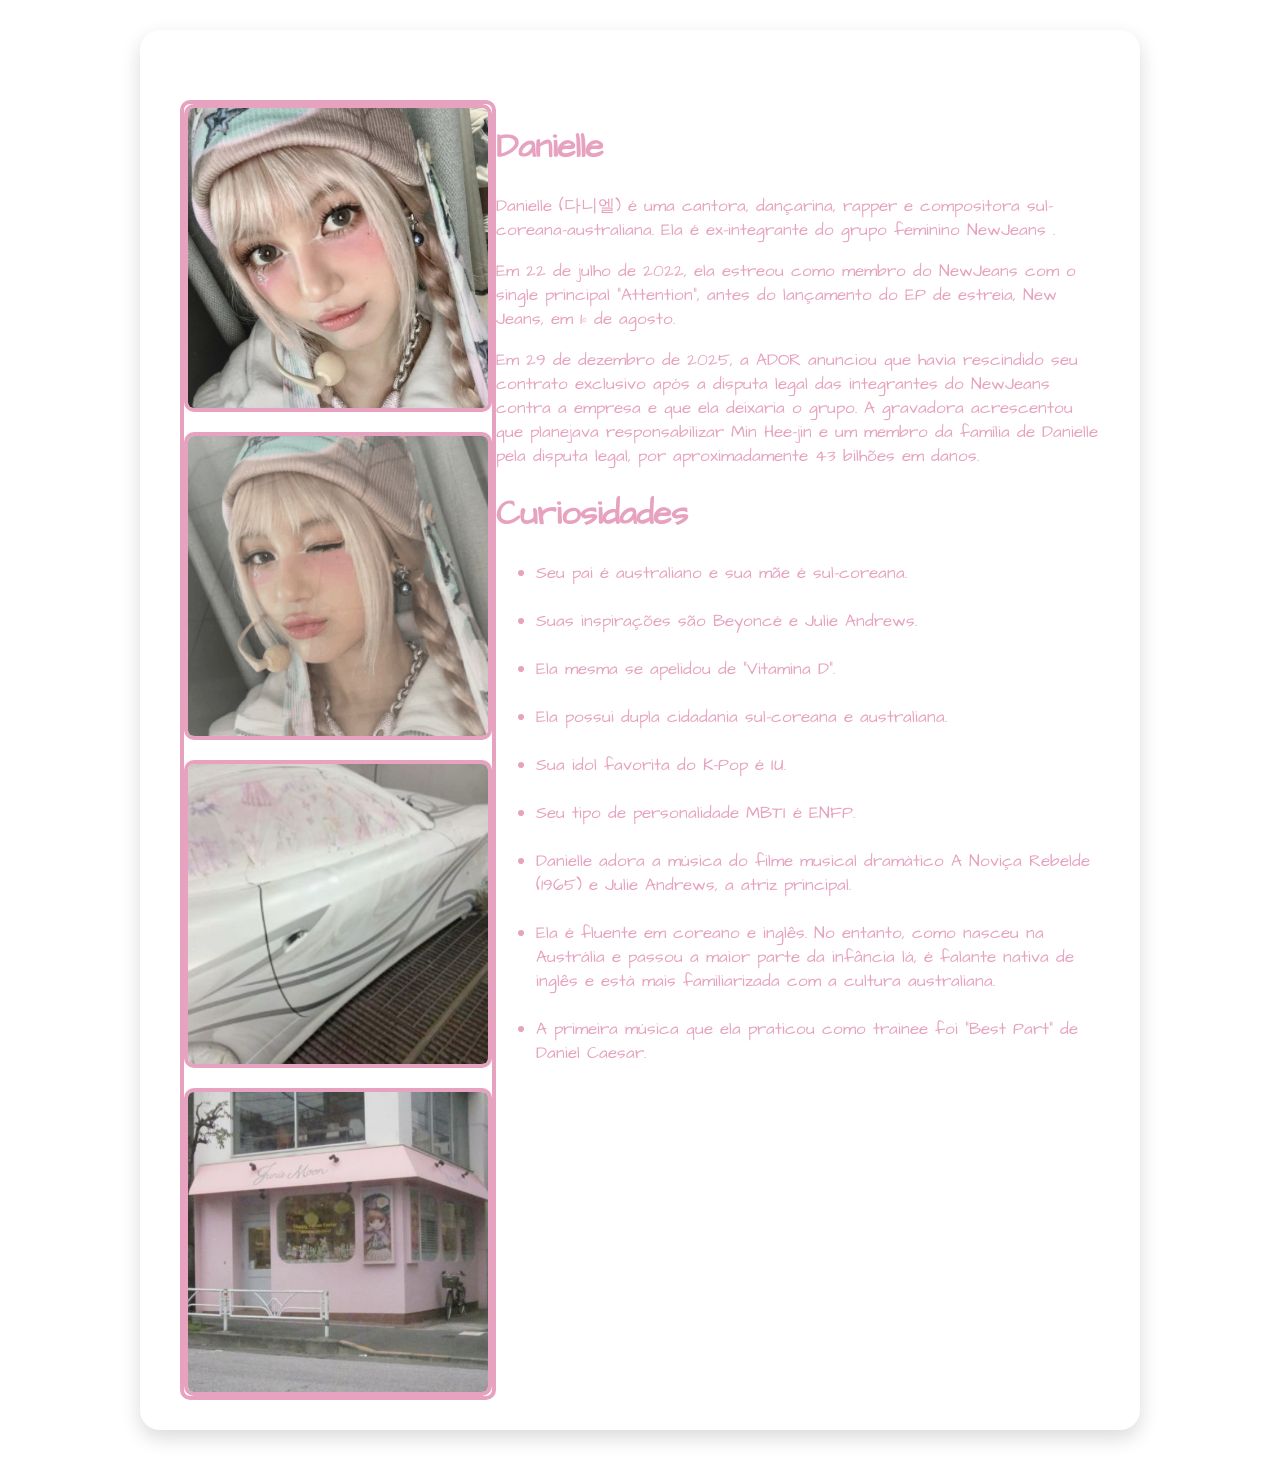
<file: danielle.html>
<!DOCTYPE html>
<html lang="en">

<head>
    <meta charset="UTF-8">
    <meta name="viewport" content="width=device-width, initial-scale=1.0">
    <title>Danielle</title>
    <link rel="stylesheet" href="./CSS/danielle.css">
</head>

<body>
    <div class="painel1">
      
        <img class="image/renda.png" alt="">
     
        <div class="fotoetexto">
        <div class="coluna-foto">
            <img class="imagemp" src="image/daniellezoiuda.jpg" alt="">
            <img class="imagemp" src="image/gifdanielle.webp" alt="">
            <img class="imagemp" src="image/vibedanielle.jpg" alt="">
            <img class="imagemp" src="image/vibedanielle2.jpg" alt="">


        </div>

        <div class="coluna-texto">
            <h1> Danielle </h1>
            <p> Danielle (다니엘) é uma cantora, dançarina, rapper e compositora sul-coreana-australiana. Ela é
                ex-integrante do grupo feminino NewJeans .</p>
            <p> Em 22 de julho de 2022, ela estreou como membro do NewJeans com o single principal "Attention", antes do
                lançamento do EP de estreia, New Jeans, em 1º de agosto.</p>
            <p> Em 29 de dezembro de 2025, a ADOR anunciou que havia rescindido seu contrato exclusivo após a disputa
                legal das integrantes do NewJeans contra a empresa e que ela deixaria o grupo. A gravadora acrescentou
                que planejava responsabilizar Min Hee-jin e um membro da família de Danielle pela disputa legal, por
                aproximadamente 43 bilhões em danos. </p>

            <h1> Curiosidades</h1>
            <ul class="lista-curiosidades">
                <li>Seu pai é australiano e sua mãe é sul-coreana. </li> <br>
                <li>Suas inspirações são Beyoncé e Julie Andrews.</li> <br>
                <li>Ela mesma se apelidou de "Vitamina D".</li> <br>
                <li>Ela possui dupla cidadania sul-coreana e australiana. </li> <br>
                <li>Sua idol favorita do K-Pop é IU.</li> <br>
                <li>Seu tipo de personalidade MBTI é ENFP. </li> <br>
                <li>Danielle adora a música do filme musical dramático A Noviça Rebelde (1965) e Julie Andrews, a atriz
                    principal. </li> <br>
                <li>Ela é fluente em coreano e inglês. No entanto, como nasceu na Austrália e passou a maior parte da
                    infância lá, é falante nativa de inglês e está mais familiarizada com a cultura australiana.</li>
                <br>
                <li>A primeira música que ela praticou como trainee foi "Best Part" de Daniel Caesar.</li> <br>
            </ul>
        </div> 
        </div>
    </div>





</body>

</html>
</file>
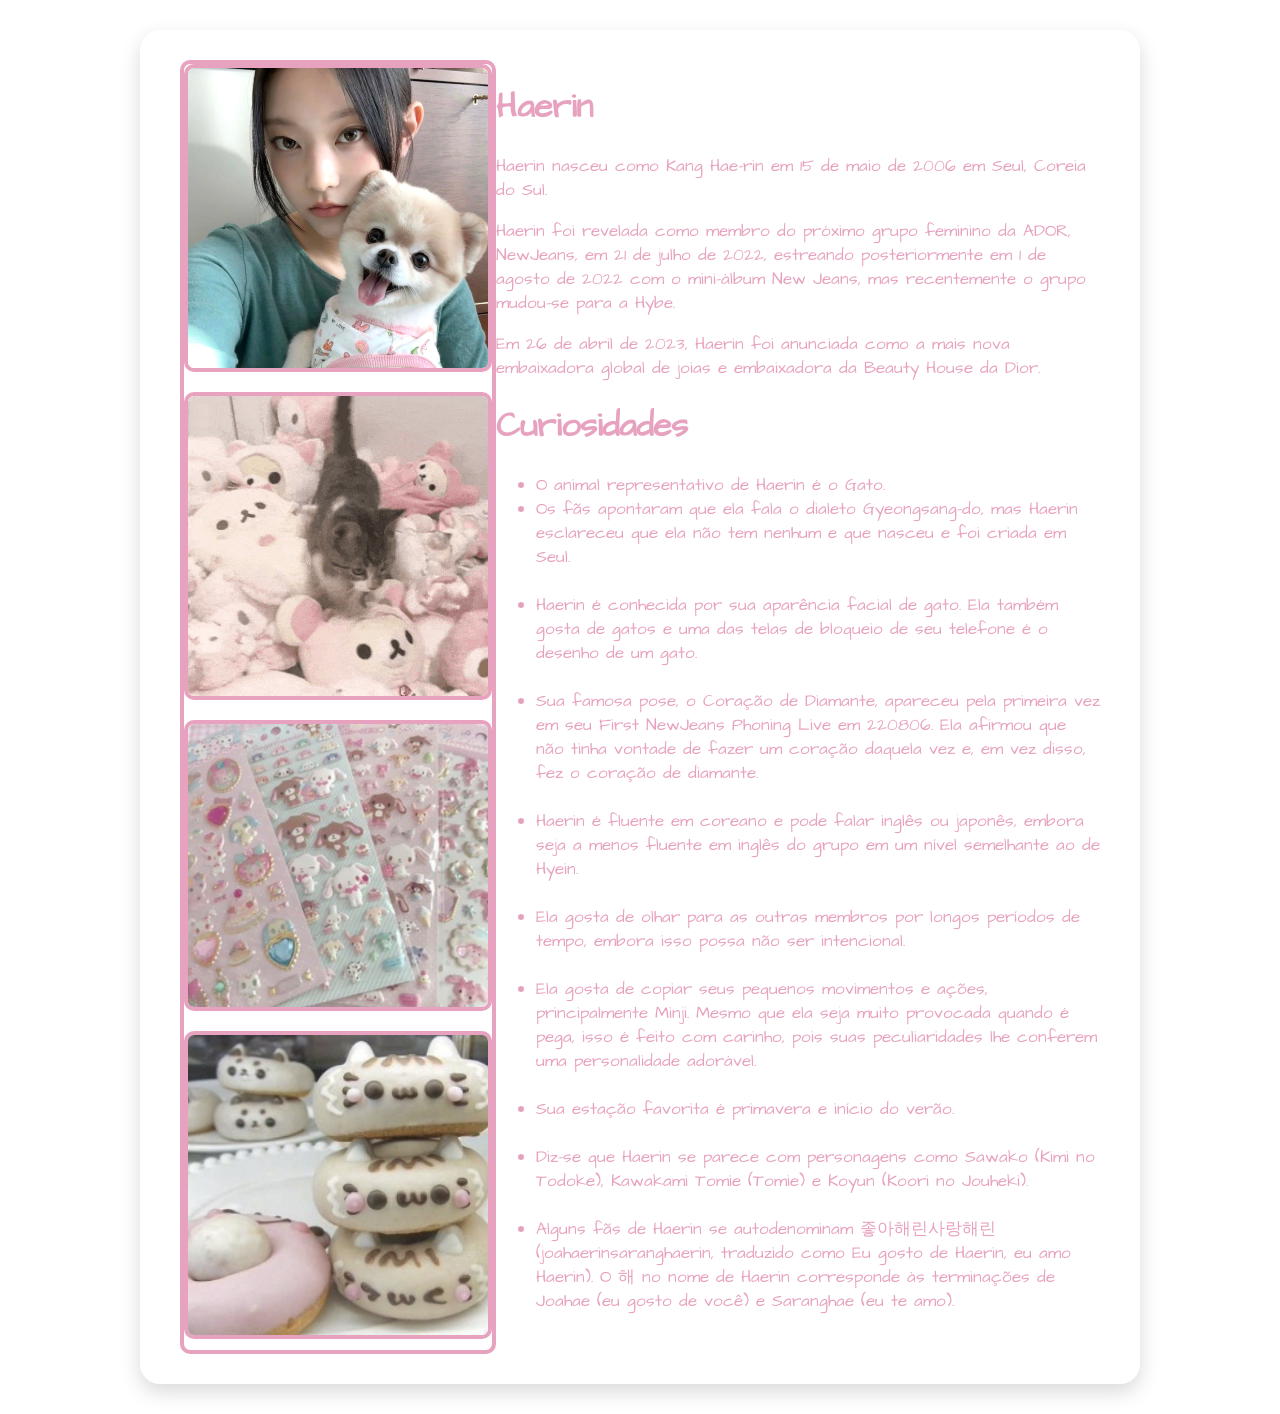
<file: haerin.html>
<!DOCTYPE html>
<html lang="en">

<head>
    <meta charset="UTF-8">
    <meta name="viewport" content="width=device-width, initial-scale=1.0">
    <title>Haerin</title>
    <link rel="stylesheet" href="./CSS/haerin.css">
</head>

<body>
     <div class="painel1">
      <div class="fotoetexto">
        <div class="coluna-foto">
            <img class="imagemp" src="image/haerinn.jpg">
            <img class="imagemp" src="image/gifhaerin.webp">
            <img class="imagemp" src="image/vibehaerin3.jpg">
            <img class="imagemp" src="image/vibehaerin4.jpg">

        </div>

        <div class="coluna-texto">
            <h1> Haerin </h1>
            <p> Haerin nasceu como Kang Hae-rin em 15 de maio de 2006 em Seul, Coreia do Sul.</p>
            <p>Haerin foi revelada como membro do próximo grupo feminino da ADOR, NewJeans, em 21 de julho de 2022, estreando posteriormente em 1 de agosto de 2022 com o mini-álbum New Jeans, mas recentemente o grupo mudou-se para a Hybe.</p> 
            <p>Em 26 de abril de 2023, Haerin foi anunciada como a mais nova embaixadora global de joias e embaixadora da Beauty House da Dior.</p>

            <h1> Curiosidades</h1>
            <ul class="lista-curiosidades">
                <li> O animal representativo de Haerin é o Gato.</li>
            <li> Os fãs apontaram que ela fala o dialeto Gyeongsang-do, mas Haerin esclareceu que ela não tem nenhum e que nasceu e foi criada em Seul. </li> <br>
            <li> Haerin é conhecida por sua aparência facial de gato. Ela também gosta de gatos e uma das telas de bloqueio de seu telefone é o desenho de um gato.</li> <br>
            <li> Sua famosa pose, o Coração de Diamante, apareceu pela primeira vez em seu First NewJeans Phoning Live em 220806. Ela afirmou que não tinha vontade de fazer um coração daquela vez e, em vez disso, fez o coração de diamante.</li> <br>
            <li> Haerin é fluente em coreano e pode falar inglês ou japonês, embora seja a menos fluente em inglês do grupo em um nível semelhante ao de Hyein.</li> <br>
            <li> Ela gosta de olhar para as outras membros por longos períodos de tempo, embora isso possa não ser intencional.</li> <br>
            <Li> Ela gosta de copiar seus pequenos movimentos e ações, principalmente Minji. Mesmo que ela seja muito provocada quando é pega, isso é feito com carinho, pois suas peculiaridades lhe conferem uma personalidade adorável.</Li> <br>
            <li> Sua estação favorita é primavera e início do verão.</li> <br> 
            <li> Diz-se que Haerin se parece com personagens como Sawako (Kimi no Todoke), Kawakami Tomie (Tomie) e Koyun (Koori no Jouheki).</li> <br> 
            <li> Alguns fãs de Haerin se autodenominam 좋아해린사랑해린 (joahaerinsaranghaerin, traduzido como Eu gosto de Haerin, eu amo Haerin). O 해 no nome de Haerin corresponde às terminações de Joahae (eu gosto de você) e Saranghae (eu te amo).</li> <br>


        </div>


</body>


    

</html>
</file>
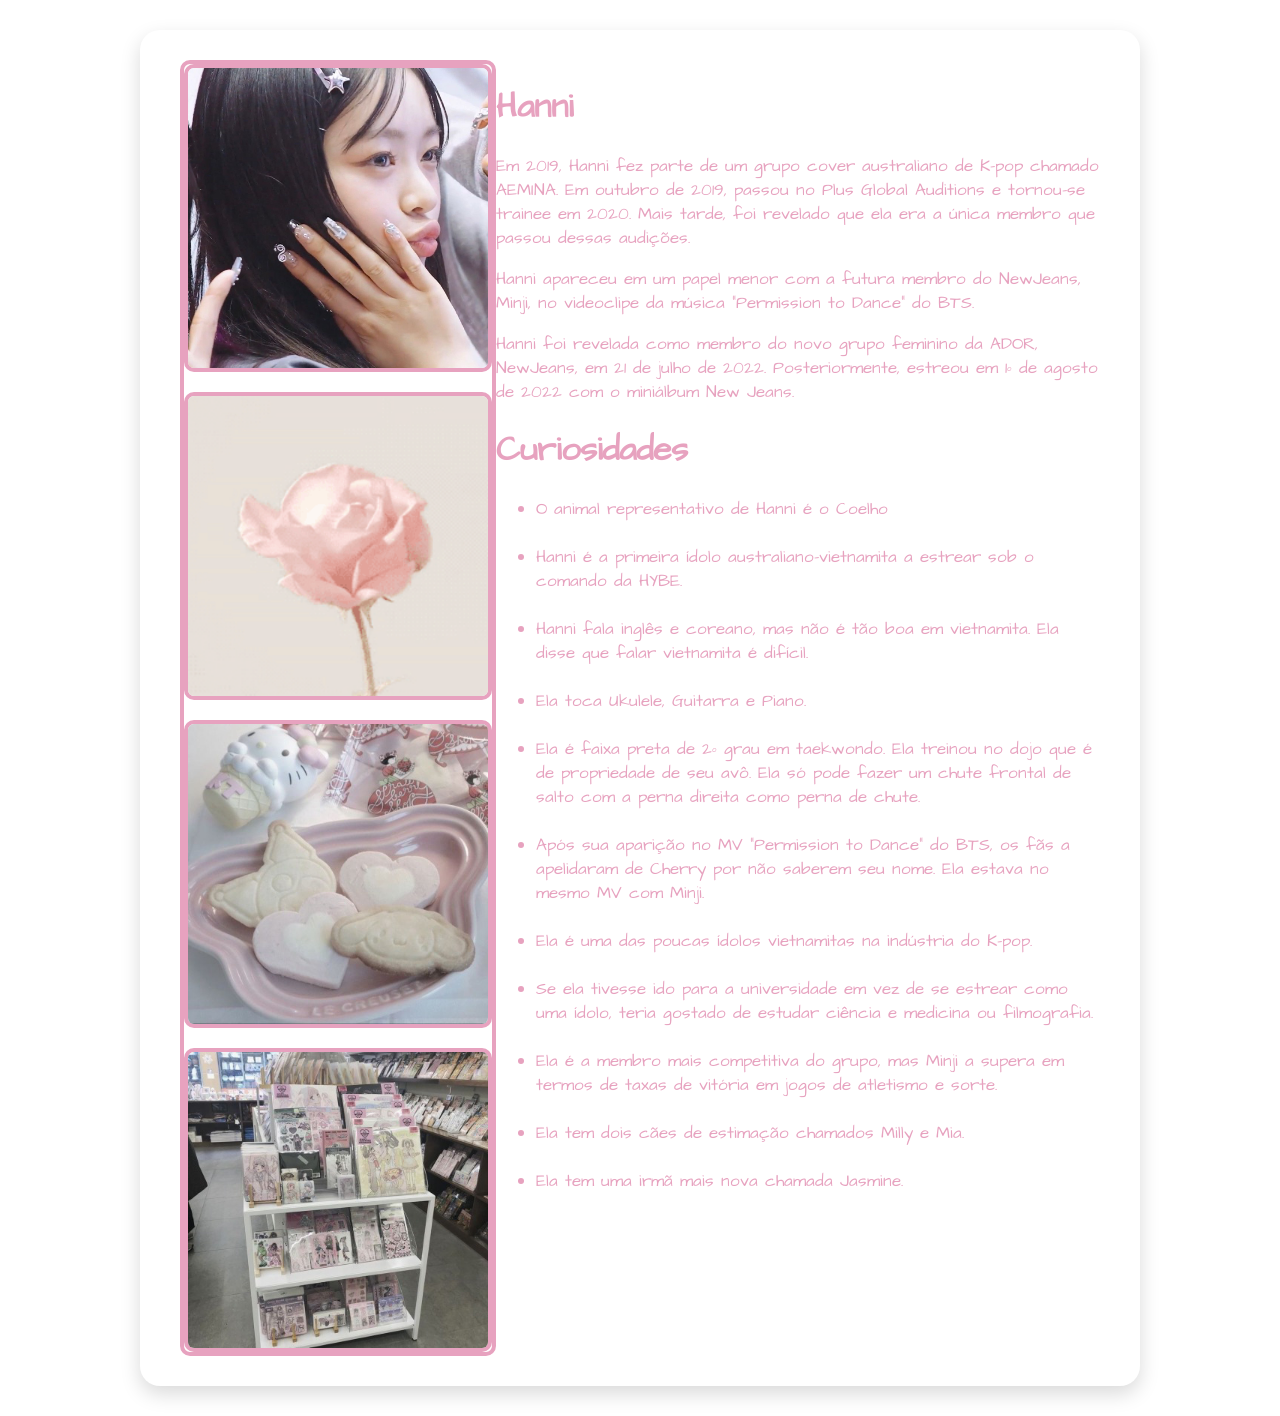
<file: hanni.html>
<!DOCTYPE html>
<html lang="en">

<head>
    <meta charset="UTF-8">
    <meta name="viewport" content="width=device-width, initial-scale=1.0">
    <title> Hanni</title>
    <link rel="stylesheet" href="./CSS/hanni.css">
</head>

<body>
     <div class="painel1">
      <div class="fotoetexto">
        <div class="coluna-foto">
            <img class="imagemp" src="image/hanni.jpg">
            <img class="imagemp" src="image/gifhanni.webp">
            <img class="imagemp" src="image/vibehanni.jpg">
            <img class="imagemp" src="image/vibehanni2.jpg">
        </div>

        <div class="coluna-texto">
            <h1> Hanni </h1>
            <p> Em 2019, Hanni fez parte de um grupo cover australiano de K-pop chamado AEMINA. Em outubro de 2019, passou no Plus Global Auditions e tornou-se trainee em 2020. Mais tarde, foi revelado que ela era a única membro que passou dessas audições.</p>
            <p> Hanni apareceu em um papel menor com a futura membro do NewJeans, Minji, no videoclipe da música "Permission to Dance" do BTS.</p>
            <p> Hanni foi revelada como membro do novo grupo feminino da ADOR, NewJeans, em 21 de julho de 2022. Posteriormente, estreou em 1º de agosto de 2022 com o miniálbum New Jeans.</p>

            <h1> Curiosidades</h1>
            <ul class="lista-curiosidades">
                <li> O animal representativo de Hanni é o Coelho</li> <br>
            <li> Hanni é a primeira ídolo australiano-vietnamita a estrear sob o comando da HYBE.</li> <br>
            <li> Hanni fala inglês e coreano, mas não é tão boa em vietnamita. Ela disse que falar vietnamita é difícil.</li> <br>
            <li> Ela toca Ukulele, Guitarra e Piano.</li> <br>
            <li> Ela é faixa preta de 2º grau em taekwondo. Ela treinou no dojo que é de propriedade de seu avô. Ela só pode fazer um chute frontal de salto com a perna direita como perna de chute.</li> <br>
            <li> Após sua aparição no MV "Permission to Dance" do BTS, os fãs a apelidaram de Cherry por não saberem seu nome. Ela estava no mesmo MV com Minji.</li> <br>
            <li> Ela é uma das poucas ídolos vietnamitas na indústria do K-pop.</li> <br>
            <li> Se ela tivesse ido para a universidade em vez de se estrear como uma ídolo, teria gostado de estudar ciência e medicina ou filmografia.</li> <br>
            <li>Ela é a membro mais competitiva do grupo, mas Minji a supera em termos de taxas de vitória em jogos de atletismo e sorte.</li> <br>
            <li> Ela tem dois cães de estimação chamados Milly e Mia.</li> <br>
            <li> Ela tem uma irmã mais nova chamada Jasmine.</li> <br>

        </div>
</body>
</html>
</file>
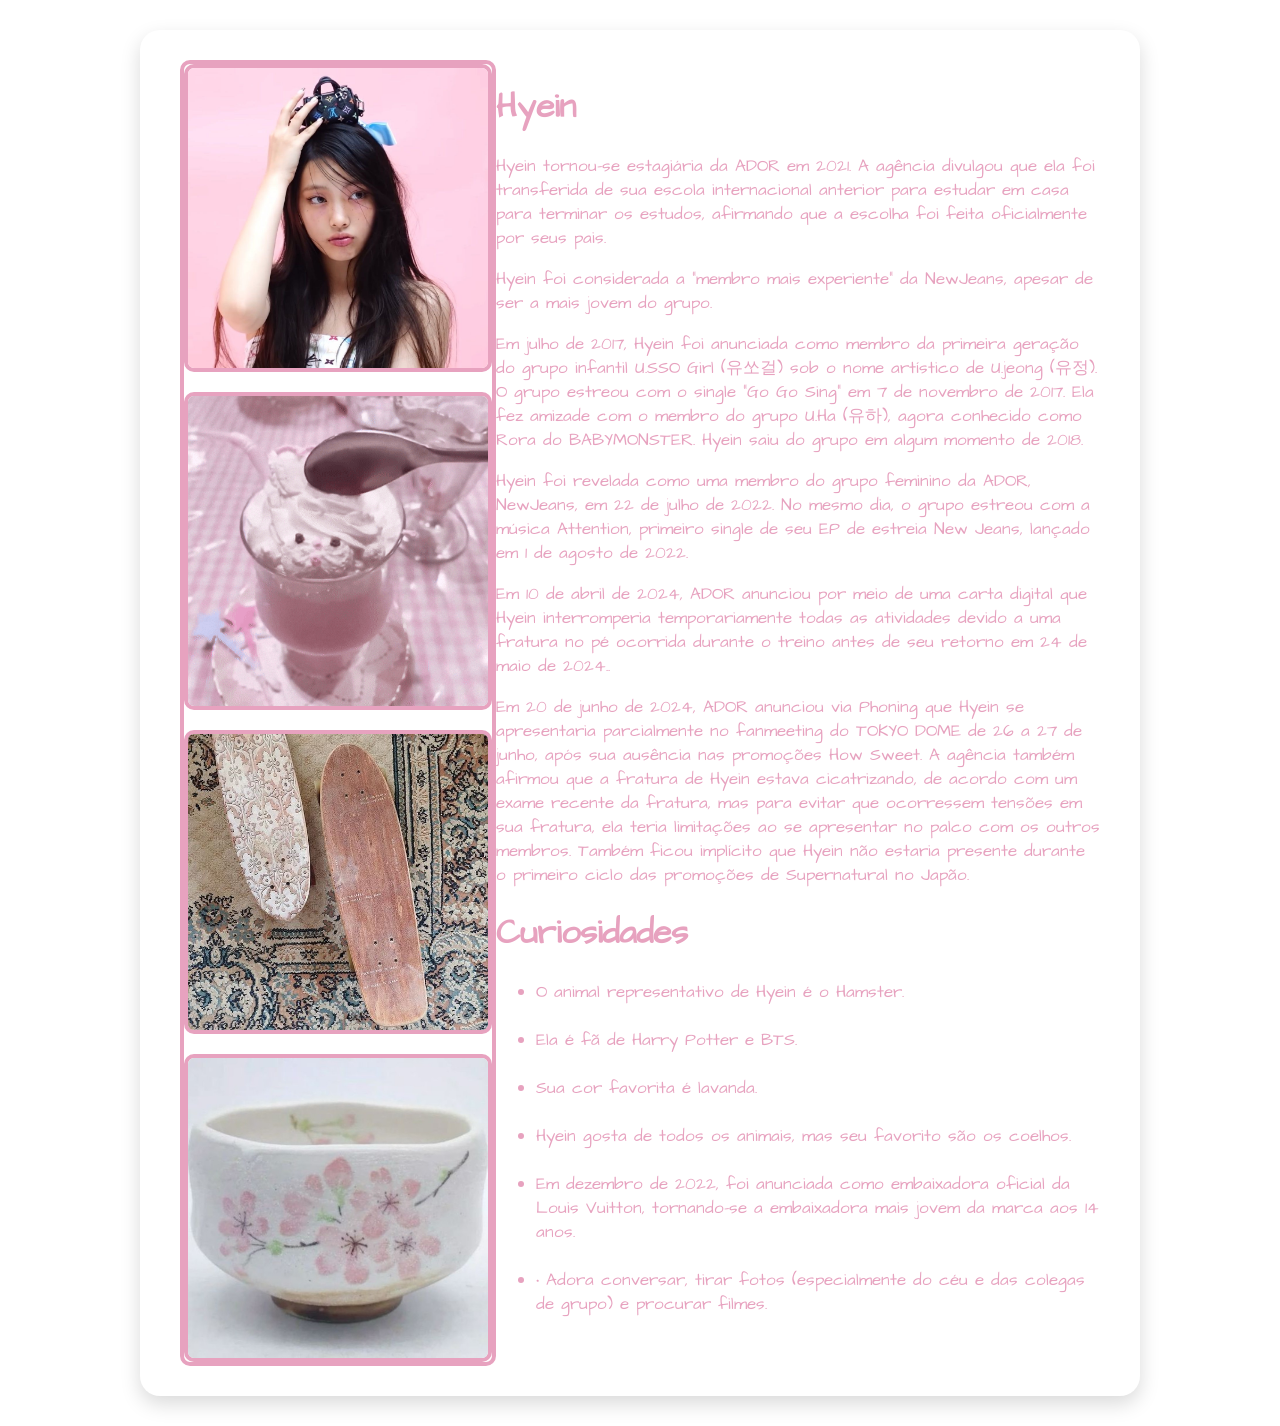
<file: hyejin.html>
<!DOCTYPE html>
<html lang="en">
<head>
    <meta charset="UTF-8">
    <meta name="viewport" content="width=device-width, initial-scale=1.0">
    <title> Hyein </title>
    <link rel="stylesheet" href="./CSS/hyejin.css">
</head>

<body>
    <div class="painel1">
      <div class="fotoetexto">
        <div class="coluna-foto">
            <img class="imagemp" src="image/hyein.jpg">
            <img class="imagemp" src="image/gifhyein.webp">
            <img class="imagemp" src="image/vibehyein.jpg">
            <img class="imagemp" src="image/vibehyein2.jpg">

        </div>
          <div class="coluna-texto">
            <h1> Hyein </h1>
            <p> Hyein tornou-se estagiária da ADOR em 2021. A agência divulgou que ela foi transferida de sua escola internacional anterior para estudar em casa para terminar os estudos, afirmando que a escolha foi feita oficialmente por seus pais.</p>
            <p> Hyein foi considerada a "membro mais experiente" da NewJeans, apesar de ser a mais jovem do grupo.</p>
            <p> Em julho de 2017, Hyein foi anunciada como membro da primeira geração do grupo infantil U.SSO Girl (유쏘걸) sob o nome artístico de U.jeong (유정). O grupo estreou com o single "Go Go Sing" em 7 de novembro de 2017. Ela fez amizade com o membro do grupo U.Ha (유하), agora conhecido como Rora do BABYMONSTER. Hyein saiu do grupo em algum momento de 2018.</p>
            <p> Hyein foi revelada como uma membro do grupo feminino da ADOR, NewJeans, em 22 de julho de 2022. No mesmo dia, o grupo estreou com a música Attention, primeiro single de seu EP de estreia New Jeans, lançado em 1 de agosto de 2022.</p>
            <p> </p>
            <p> Em 10 de abril de 2024, ADOR anunciou por meio de uma carta digital que Hyein interromperia temporariamente todas as atividades devido a uma fratura no pé ocorrida durante o treino antes de seu retorno em 24 de maio de 2024..</p>
            <p> Em 20 de junho de 2024, ADOR anunciou via Phoning que Hyein se apresentaria parcialmente no fanmeeting do TOKYO DOME de 26 a 27 de junho, após sua ausência nas promoções How Sweet. A agência também afirmou que a fratura de Hyein estava cicatrizando, de acordo com um exame recente da fratura, mas para evitar que ocorressem tensões em sua fratura, ela teria limitações ao se apresentar no palco com os outros membros. Também ficou implícito que Hyein não estaria presente durante o primeiro ciclo das promoções de Supernatural no Japão.</p>

             <h1> Curiosidades</h1>
            <ul class="lista-curiosidades">
            <li> O animal representativo de Hyein é o Hamster.</li> <br>
            <li> Ela é fã de Harry Potter e BTS.</li> <br>
            <li> Sua cor favorita é lavanda.</li> <br>
            <li> Hyein gosta de todos os animais, mas seu favorito são os coelhos.</li> <br>
            <li> Em dezembro de 2022, foi anunciada como embaixadora oficial da Louis Vuitton, tornando-se a embaixadora mais jovem da marca aos 14 anos.</li> <br>
            <li> •  Adora conversar, tirar fotos (especialmente do céu e das colegas de grupo) e procurar filmes.</li> <br>


          </div>

    
</body>
</html>
</file>
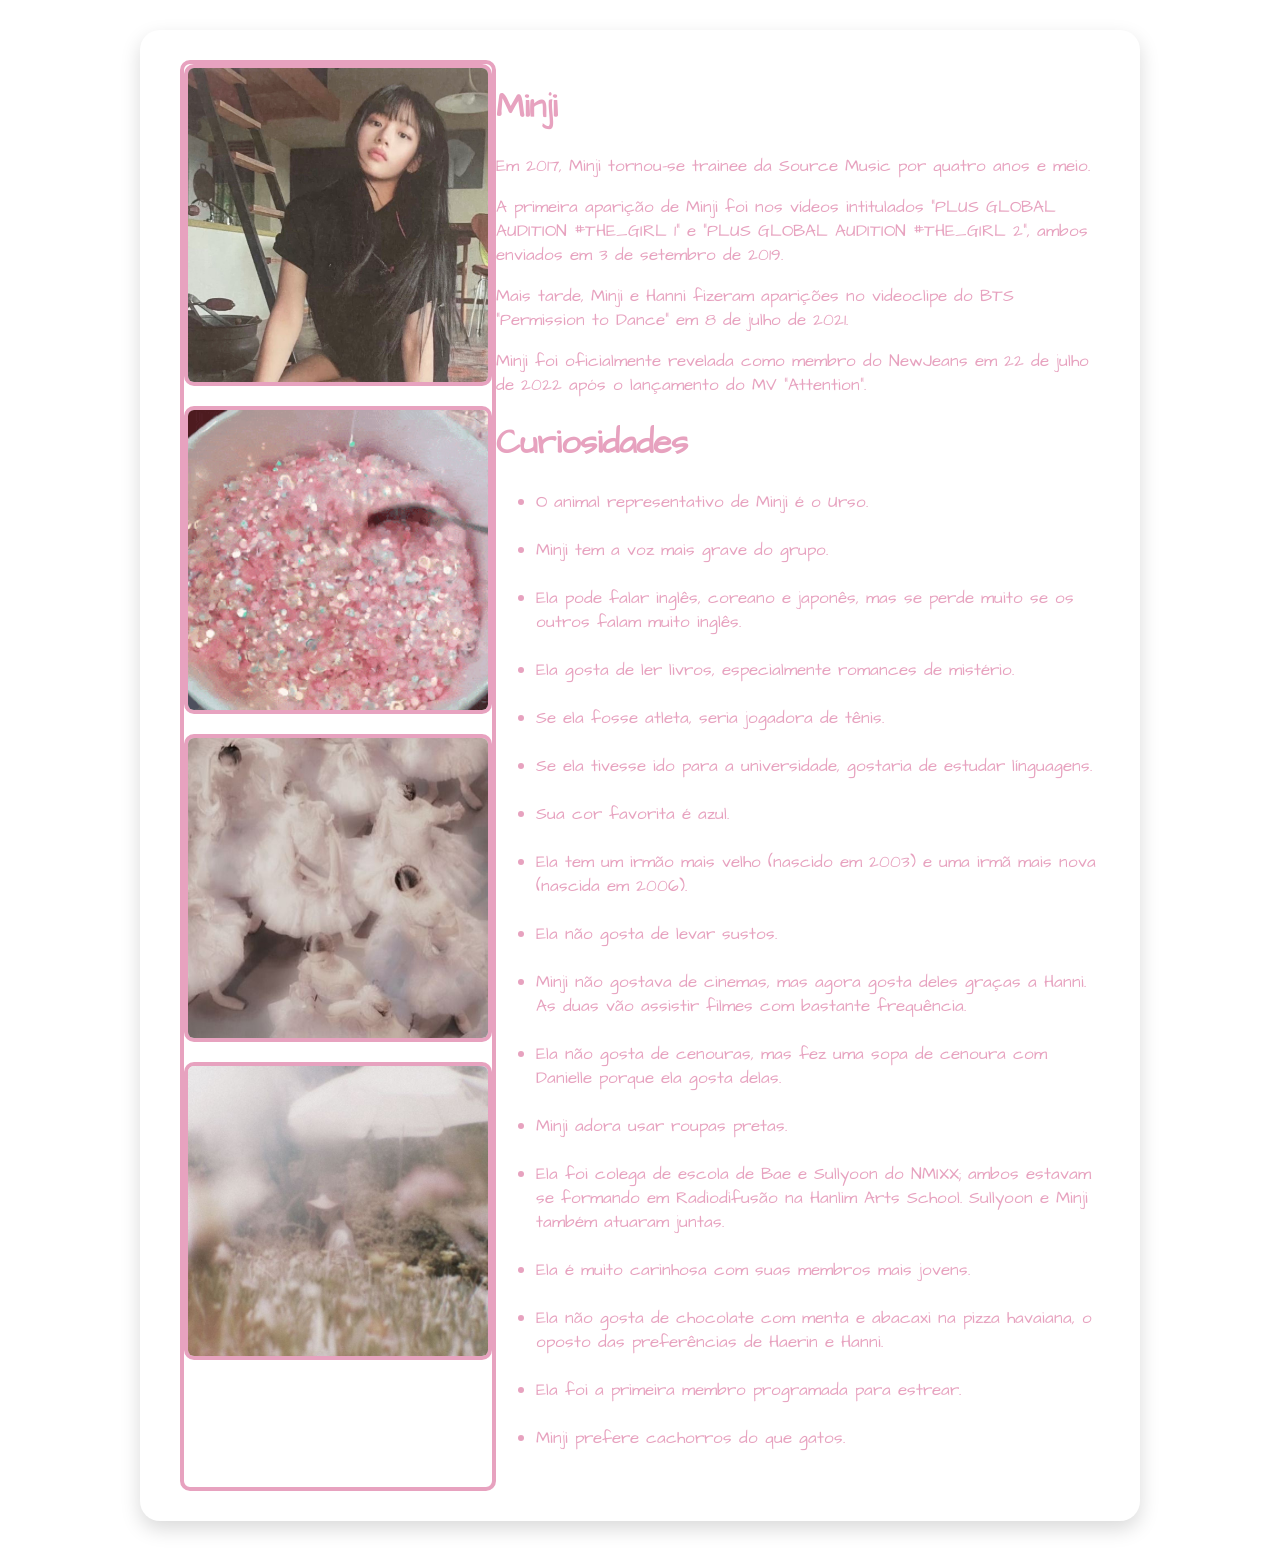
<file: minji.html>
<!DOCTYPE html>
<html lang="en">
<head>
    <meta charset="UTF-8">
    <meta name="viewport" content="width=device-width, initial-scale=1.0">
    <title> Minji </title>
     <link rel="stylesheet" href="./CSS/minji.css">
</head>

<body>
    <div class="painel1">
      <div class="fotoetexto">
        <div class="coluna-foto">
          <img class="imagemp" src="image/minji.jpg">
          <img class="imagemp" src="image/gifminji.gif">
          <img class="imagemp" src="image/vibeminji.jpg">
          <img class="imagemp" src="image/vibeminji2.jpg">
        </div>

         <div class="coluna-texto">
            <h1> Minji </h1>
            <p> Em 2017, Minji tornou-se trainee da Source Music por quatro anos e meio.</p>
            <p> A primeira aparição de Minji foi nos vídeos intitulados "PLUS GLOBAL AUDITION #THE_GIRL 1" e "PLUS GLOBAL AUDITION #THE_GIRL 2", ambos enviados em 3 de setembro de 2019.</p>
            <p> Mais tarde, Minji e Hanni fizeram aparições no videoclipe do BTS "Permission to Dance" em 8 de julho de 2021.</p>
            <p>Minji foi oficialmente revelada como membro do NewJeans em 22 de julho de 2022 após o lançamento do MV "Attention".</p>
            
            <h1> Curiosidades</h1>
            <ul class="lista-curiosidades">
                <li> O animal representativo de Minji é o Urso.</li> <br>
                <li> Minji tem a voz mais grave do grupo.</li> <br>
                <li> Ela pode falar inglês, coreano e japonês, mas se perde muito se os outros falam muito inglês.</li> <br>
                <li> Ela gosta de ler livros, especialmente romances de mistério.</li> <br>
                <li> Se ela fosse atleta, seria jogadora de tênis.</li> <br>
                <li> Se ela tivesse ido para a universidade, gostaria de estudar línguagens.</li> <br>
                <li> Sua cor favorita é azul.</li> <br>
                <li> Ela tem um irmão mais velho (nascido em 2003) e uma irmã mais nova (nascida em 2006).</li> <br>
                <li> Ela não gosta de levar sustos.</li> <br>
                <li> Minji não gostava de cinemas, mas agora gosta deles graças a Hanni. As duas vão assistir filmes com bastante frequência.</li> <br>
                <li> Ela não gosta de cenouras, mas fez uma sopa de cenoura com Danielle porque ela gosta delas.</li> <br>
                <li> Minji adora usar roupas pretas.</li> <br>
                <li> Ela foi colega de escola de Bae e Sullyoon do NMIXX; ambos estavam se formando em Radiodifusão na Hanlim Arts School. Sullyoon e Minji também atuaram juntas.</li> <br>
                <li> Ela é muito carinhosa com suas membros mais jovens.</li> <br>
                <li> Ela não gosta de chocolate com menta e abacaxi na pizza havaiana, o oposto das preferências de Haerin e Hanni.</li> <br>
                <li> Ela foi a primeira membro programada para estrear.</li> <br>
                <li> Minji prefere cachorros do que gatos.</li> <br>
         </div>
</body>
</html>
</file>
<file: CSS/danielle.css>
@import url('https://fonts.googleapis.com/css2?family=Patrick+Hand&display=swap');
@import url('https://fonts.googleapis.com/css2?family=Bricolage+Grotesque:opsz,wght@12..96,200..800&display=swap');
@import url('https://fonts.googleapis.com/css2?family=Bitcount+Ink:wght@100..900&display=swap');
@import url('https://fonts.googleapis.com/css2?family=Architects+Daughter&display=swap');





body {


    
    background-image: url(https://i.pinimg.com/736x/45/1b/cc/451bcc37697c296462f7ae7a2f87c9a0.jpg);
    background-repeat: no-repeat;
    background-size: cover;
    background-position: center;
    background-attachment: fixed; 
}


body {
   
    background-size: cover;
    background-position: center;
    background-attachment: fixed;
    min-height: 100vh;
    margin: 0;
    font-family:"Architects Daughter", cursive;
    display: flex;
    justify-content: center;  /* centraliza na horizontal */
    align-items: center;      /* centraliza na vertical */
    color: #e7a2bf ;
    font-size: 17px;
}


.painel1 {
    background-color: white;
    padding: 30px 40px;
    min-height: 90vh;          /* cresce conforme entrar conteúdo */
    margin: 30px auto;
    border-radius: 20px;
    box-shadow: 0px 8px 20px rgba(0, 0, 0, 0.15);
    width: 1000px;
    max-width: 90%;
    box-sizing: border-box;

    display: flex;
    flex-direction: column;
    align-items: flex-start;   /* tudo começa alinhado pelo topo */
    gap: 40px;                 /* espaço entre foto e texto */
}

.coluna-foto {
    display: flex;
    flex-direction: column;
    gap: 20px;
    flex-shrink: 0;
     border: 4px solid #e7a2bf;   /* espessura, estilo e cor */
    border-radius: 10px; 
    
}

.imagemp {
    width: 300px;
    border-radius: 10px;
     border: 4px solid#e7a2bf;
    
}

.coluna-texto {
    flex: 1;                   /* o texto ocupa o resto da largura */
    text-align: left;
}

.fotoetexto{
    display: flex;
}
</file>
<file: CSS/haerin.css>
@import url('https://fonts.googleapis.com/css2?family=Patrick+Hand&display=swap');
@import url('https://fonts.googleapis.com/css2?family=Bricolage+Grotesque:opsz,wght@12..96,200..800&display=swap');
@import url('https://fonts.googleapis.com/css2?family=Bitcount+Ink:wght@100..900&display=swap');
@import url('https://fonts.googleapis.com/css2?family=Architects+Daughter&display=swap');

body {


    
    background-image: url(https://i.pinimg.com/736x/45/1b/cc/451bcc37697c296462f7ae7a2f87c9a0.jpg);
    background-repeat: no-repeat;
    background-size: cover;
    background-position: center;
    background-attachment: fixed; 
}

body {
   
    background-size: cover;
    background-position: center;
    background-attachment: fixed;
    min-height: 100vh;
    margin: 0;
    font-family:"Architects Daughter", cursive;
    display: flex;
    justify-content: center; 
    align-items: center;      
    color: #e7a2bf ;
    font-size: 17px;
}

.painel1 {
    background-color: white;
    padding: 30px 40px;
    min-height: 90vh;          
    margin: 30px auto;
    border-radius: 20px;
    box-shadow: 0px 8px 20px rgba(0, 0, 0, 0.15);
    width: 1000px;
    max-width: 90%;
    box-sizing: border-box;

    display: flex;
    flex-direction: column;
    align-items: flex-start;   
    gap: 40px;                 
}

.coluna-foto {
    display: flex;
    flex-direction: column;
    gap: 20px;
    flex-shrink: 0;
     border: 4px solid #e7a2bf;   
    border-radius: 10px; 
    
}

.imagemp {
    width: 300px;
    border-radius: 10px;
     border: 4px solid#e7a2bf;
    
}

.coluna-texto {
    flex: 1;                   
    text-align: left;
}

.fotoetexto{
    display: flex;
}
</file>
<file: CSS/hanni.css>
@import url('https://fonts.googleapis.com/css2?family=Patrick+Hand&display=swap');
@import url('https://fonts.googleapis.com/css2?family=Bricolage+Grotesque:opsz,wght@12..96,200..800&display=swap');
@import url('https://fonts.googleapis.com/css2?family=Bitcount+Ink:wght@100..900&display=swap');
@import url('https://fonts.googleapis.com/css2?family=Architects+Daughter&display=swap');





body {


    
    background-image: url(https://i.pinimg.com/736x/45/1b/cc/451bcc37697c296462f7ae7a2f87c9a0.jpg);
    background-repeat: no-repeat;
    background-size: cover;
    background-position: center;
    background-attachment: fixed; 
}


body {
   
    background-size: cover;
    background-position: center;
    background-attachment: fixed;
    min-height: 100vh;
    margin: 0;
    font-family:"Architects Daughter", cursive;
    display: flex;
    justify-content: center; 
    align-items: center;      
    color: #e7a2bf ;
    font-size: 17px;
}


.painel1 {
    background-color: white;
    padding: 30px 40px;
    min-height: 90vh;          
    margin: 30px auto;
    border-radius: 20px;
    box-shadow: 0px 8px 20px rgba(0, 0, 0, 0.15);
    width: 1000px;
    max-width: 90%;
    box-sizing: border-box;

    display: flex;
    flex-direction: column;
    align-items: flex-start;  
    gap: 40px;               
}

.coluna-foto {
    display: flex;
    flex-direction: column;
    gap: 20px;
    flex-shrink: 0;
     border: 4px solid #e7a2bf;   
    border-radius: 10px; 
    
}

.imagemp {
    width: 300px;
    border-radius: 10px;
     border: 4px solid#e7a2bf;
    
}

.coluna-texto {
    flex: 1;                   
    text-align: left;
}

.fotoetexto{
    display: flex;
}
</file>
<file: CSS/hyejin.css>
@import url('https://fonts.googleapis.com/css2?family=Patrick+Hand&display=swap');
@import url('https://fonts.googleapis.com/css2?family=Bricolage+Grotesque:opsz,wght@12..96,200..800&display=swap');
@import url('https://fonts.googleapis.com/css2?family=Bitcount+Ink:wght@100..900&display=swap');
@import url('https://fonts.googleapis.com/css2?family=Architects+Daughter&display=swap');





body {


    
    background-image: url(https://i.pinimg.com/736x/45/1b/cc/451bcc37697c296462f7ae7a2f87c9a0.jpg);
    background-repeat: no-repeat;
    background-size: cover;
    background-position: center;
    background-attachment: fixed; 
}


body {
   
    background-size: cover;
    background-position: center;
    background-attachment: fixed;
    min-height: 100vh;
    margin: 0;
    font-family:"Architects Daughter", cursive;
    display: flex;
    justify-content: center; 
    align-items: center;      
    color: #e7a2bf ;
    font-size: 17px;
}


.painel1 {
    background-color: white;
    padding: 30px 40px;
    min-height: 90vh;          
    margin: 30px auto;
    border-radius: 20px;
    box-shadow: 0px 8px 20px rgba(0, 0, 0, 0.15);
    width: 1000px;
    max-width: 90%;
    box-sizing: border-box;

    display: flex;
    flex-direction: column;
    align-items: flex-start;  
    gap: 40px;               
}

.coluna-foto {
    display: flex;
    flex-direction: column;
    gap: 20px;
    flex-shrink: 0;
     border: 4px solid #e7a2bf;   
    border-radius: 10px; 
    
}

.imagemp {
    width: 300px;
    border-radius: 10px;
     border: 4px solid#e7a2bf;
    
}

.coluna-texto {
    flex: 1;                   
    text-align: left;
}

.fotoetexto{
    display: flex;
}
</file>
<file: CSS/minji.css>
@import url('https://fonts.googleapis.com/css2?family=Patrick+Hand&display=swap');
@import url('https://fonts.googleapis.com/css2?family=Bricolage+Grotesque:opsz,wght@12..96,200..800&display=swap');
@import url('https://fonts.googleapis.com/css2?family=Bitcount+Ink:wght@100..900&display=swap');
@import url('https://fonts.googleapis.com/css2?family=Architects+Daughter&display=swap');





body {


    
    background-image: url(https://i.pinimg.com/736x/45/1b/cc/451bcc37697c296462f7ae7a2f87c9a0.jpg);
    background-repeat: no-repeat;
    background-size: cover;
    background-position: center;
    background-attachment: fixed; 
}


body {
   
    background-size: cover;
    background-position: center;
    background-attachment: fixed;
    min-height: 100vh;
    margin: 0;
    font-family:"Architects Daughter", cursive;
    display: flex;
    justify-content: center; 
    align-items: center;      
    color: #e7a2bf ;
    font-size: 17px;
}


.painel1 {
    background-color: white;
    padding: 30px 40px;
    min-height: 90vh;          
    margin: 30px auto;
    border-radius: 20px;
    box-shadow: 0px 8px 20px rgba(0, 0, 0, 0.15);
    width: 1000px;
    max-width: 90%;
    box-sizing: border-box;

    display: flex;
    flex-direction: column;
    align-items: flex-start;  
    gap: 40px;               
}

.coluna-foto {
    display: flex;
    flex-direction: column;
    gap: 20px;
    flex-shrink: 0;
     border: 4px solid #e7a2bf;   
    border-radius: 10px; 
    
}

.imagemp {
    width: 300px;
    border-radius: 10px;
     border: 4px solid#e7a2bf;
    
}

.coluna-texto {
    flex: 1;                   
    text-align: left;
}

.fotoetexto{
    display: flex;
}
</file>
